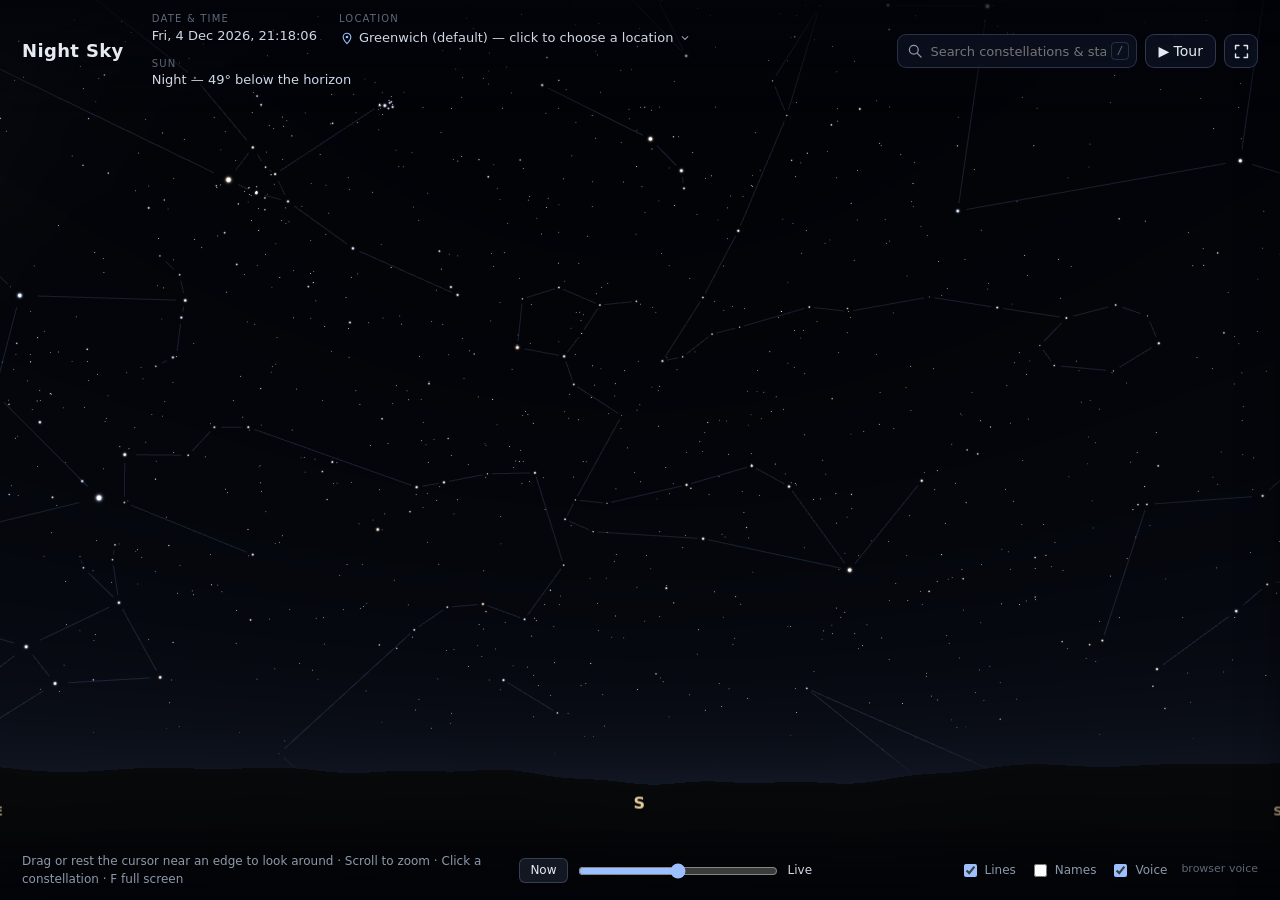
<file: index.html>
<!doctype html>
<html lang="en">
<head>
  <meta charset="UTF-8" />
  <meta name="viewport" content="width=device-width, initial-scale=1, viewport-fit=cover" />
  <meta name="theme-color" content="#02040a" />
  <meta name="mobile-web-app-capable" content="yes" />
  <meta name="apple-mobile-web-app-capable" content="yes" />
  <meta name="apple-mobile-web-app-status-bar-style" content="black-translucent" />
  <meta name="apple-mobile-web-app-title" content="Night Sky" />
  <link rel="manifest" href="manifest.webmanifest" />
  <link rel="icon" href="icon.svg" type="image/svg+xml" />
  <link rel="apple-touch-icon" href="icon-180.png" />
  <title>Night Sky</title>
  <link rel="stylesheet" href="style.css?v=8" />
</head>
<body>
  <div id="loading" class="loading" role="status" aria-live="polite">
    <div class="loading-orbit" aria-hidden="true"><span></span><span></span><span></span></div>
    <div id="loading-text" class="loading-text">Finding your sky…</div>
    <div id="loading-sub" class="loading-sub"></div>
  </div>
  <canvas id="sky" aria-label="The night sky above your location"></canvas>
  <div id="labels" aria-hidden="true"></div>

  <header id="topbar">
    <div class="brand">Night Sky</div>
    <dl class="meta">
      <div class="meta-item"><dt>Time zone</dt><dd id="meta-timezone">—</dd></div>
      <div class="meta-item"><dt>Date &amp; time</dt><dd id="meta-time">—</dd></div>
      <div class="meta-item meta-loc"><dt>Location</dt><dd>
        <button id="location-btn" type="button" class="loc-btn" title="Change location" aria-haspopup="dialog">
          <svg viewBox="0 0 20 20" aria-hidden="true"><path d="M10 18s-5.5-5.2-5.5-9.3a5.5 5.5 0 0 1 11 0C15.5 12.8 10 18 10 18z" fill="none" stroke="currentColor" stroke-width="1.6"/><circle cx="10" cy="8.6" r="1.9" fill="currentColor"/></svg>
          <span id="meta-location">Locating…</span>
          <svg class="chev" viewBox="0 0 20 20" aria-hidden="true"><path d="M6 8l4 4 4-4" fill="none" stroke="currentColor" stroke-width="1.6" stroke-linecap="round"/></svg>
        </button>
      </dd></div>
      <div class="meta-item"><dt>Sun</dt><dd id="meta-sun">—</dd></div>
    </dl>
    <div class="top-actions">
      <button id="search-toggle" type="button" class="action icon search-toggle" aria-label="Search">
        <svg viewBox="0 0 20 20" aria-hidden="true"><circle cx="8.5" cy="8.5" r="5.5" fill="none" stroke="currentColor" stroke-width="1.7"/><path d="M13 13l4.5 4.5" stroke="currentColor" stroke-width="1.7" stroke-linecap="round"/></svg>
      </button>
      <div class="search">
        <svg class="search-icon" viewBox="0 0 20 20" aria-hidden="true"><circle cx="8.5" cy="8.5" r="5.5" fill="none" stroke="currentColor" stroke-width="1.6"/><path d="M13 13l4.5 4.5" stroke="currentColor" stroke-width="1.6" stroke-linecap="round"/></svg>
        <input id="search" type="search" placeholder="Search constellations &amp; stars" autocomplete="off" spellcheck="false" aria-label="Search constellations and stars" aria-controls="search-results" />
        <kbd class="search-kbd">/</kbd>
        <ul id="search-results" role="listbox" hidden></ul>
      </div>
      <button id="tour-btn" type="button" class="action" title="Planetarium tour of tonight's sky">▶ Tour</button>
      <button id="fullscreen-btn" type="button" class="action icon" title="Full screen (F)" aria-label="Full screen">
        <svg viewBox="0 0 20 20" aria-hidden="true"><path d="M3 7V3h4M13 3h4v4M17 13v4h-4M7 17H3v-4" fill="none" stroke="currentColor" stroke-width="1.7" stroke-linecap="round" stroke-linejoin="round"/></svg>
      </button>
    </div>
  </header>
  <div id="toast" role="status" aria-live="polite" hidden></div>
  <div id="marker" hidden></div>
  <div id="tour-bar" role="toolbar" aria-label="Tour controls" hidden>
    <span class="tb-dot" aria-hidden="true"></span>
    <span class="tb-label">Tour</span>
    <span id="tour-progress" class="tb-progress"></span>
    <button id="tour-pause" type="button" class="tb-btn tb-main"></button>
    <button id="tour-restart" type="button" class="tb-btn" title="Restart the tour" aria-label="Restart the tour">
      <svg viewBox="0 0 20 20" aria-hidden="true"><path d="M4.5 10a5.5 5.5 0 1 0 1.8-4.1" fill="none" stroke="currentColor" stroke-width="1.8" stroke-linecap="round"/><path d="M4 3.5v3.6h3.6" fill="none" stroke="currentColor" stroke-width="1.8" stroke-linecap="round" stroke-linejoin="round"/></svg>
    </button>
    <button id="tour-stop" type="button" class="tb-btn" title="Stop the tour (Esc)" aria-label="Stop the tour">
      <svg viewBox="0 0 20 20" aria-hidden="true"><rect x="5" y="5" width="10" height="10" rx="1.6"/></svg>
    </button>
  </div>
  <div id="tour-cursor" hidden>
    <svg viewBox="0 0 24 24" aria-hidden="true"><path d="M4 2.5l15.5 9.2-6.6 1.5 3.7 7.1-2.7 1.4-3.7-7.1L5.4 19z" fill="#fff" stroke="#0b1020" stroke-width="1.3" stroke-linejoin="round"/></svg>
    <span class="ripple"></span>
  </div>

  <div id="tooltip" role="tooltip" hidden></div>
  <div id="peek" hidden>
    <div class="peek-main"><div id="peek-name" class="tt-name"></div><div id="peek-sub" class="tt-sub"></div><div id="peek-star" class="tt-star"></div></div>
    <button id="peek-open" type="button">Details ›</button>
  </div>

  <div id="loc-picker" role="dialog" aria-modal="true" aria-labelledby="loc-title" hidden>
    <div class="lp-card">
      <div class="lp-head">
        <h2 id="loc-title">See the sky from…</h2>
        <button id="loc-close" type="button" class="lp-close" aria-label="Close">×</button>
      </div>
      <div class="lp-search">
        <svg viewBox="0 0 20 20" aria-hidden="true"><circle cx="8.5" cy="8.5" r="5.5" fill="none" stroke="currentColor" stroke-width="1.6"/><path d="M13 13l4.5 4.5" stroke="currentColor" stroke-width="1.6" stroke-linecap="round"/></svg>
        <input id="loc-search" type="search" placeholder="Search for a city or place" autocomplete="off" spellcheck="false" aria-controls="loc-results" />
      </div>
      <button id="loc-mine" type="button" class="lp-mine">
        <svg viewBox="0 0 20 20" aria-hidden="true"><circle cx="10" cy="10" r="3" fill="currentColor"/><circle cx="10" cy="10" r="6.5" fill="none" stroke="currentColor" stroke-width="1.5"/><path d="M10 1.5v3M10 15.5v3M1.5 10h3M15.5 10h3" stroke="currentColor" stroke-width="1.5" stroke-linecap="round"/></svg>
        Use my current location
      </button>
      <ul id="loc-results" role="listbox"></ul>
      <div id="loc-note" class="lp-note"></div>
    </div>
  </div>

  <aside id="panel" aria-hidden="true">
    <div id="sheet-handle" class="sheet-handle" aria-hidden="true"><span></span></div>
    <button id="panel-close" type="button" aria-label="Close">×</button>
    <div id="panel-content"></div>
  </aside>

  <footer id="controls">
    <div class="hint">Drag or rest the cursor near an edge to look around · Scroll to zoom · Click a constellation · F full screen</div>
    <div class="time-control">
      <button id="time-now" type="button">Now</button>
      <input id="time-offset" type="range" min="-720" max="720" step="1" value="0" aria-label="Shift time" />
      <span id="time-label">Live</span>
    </div>
    <div class="toggles">
      <label><input id="toggle-lines" type="checkbox" checked /> Lines</label>
      <label><input id="toggle-labels" type="checkbox" /> Names</label>
      <label title="Narrate during the tour"><input id="toggle-voice" type="checkbox" checked /> Voice</label>
      <span id="voice-status" class="voice-status" aria-live="polite"></span>
    </div>
  </footer>

  <script type="module" src="main.js?v=8"></script>
</body>
</html>
</file>
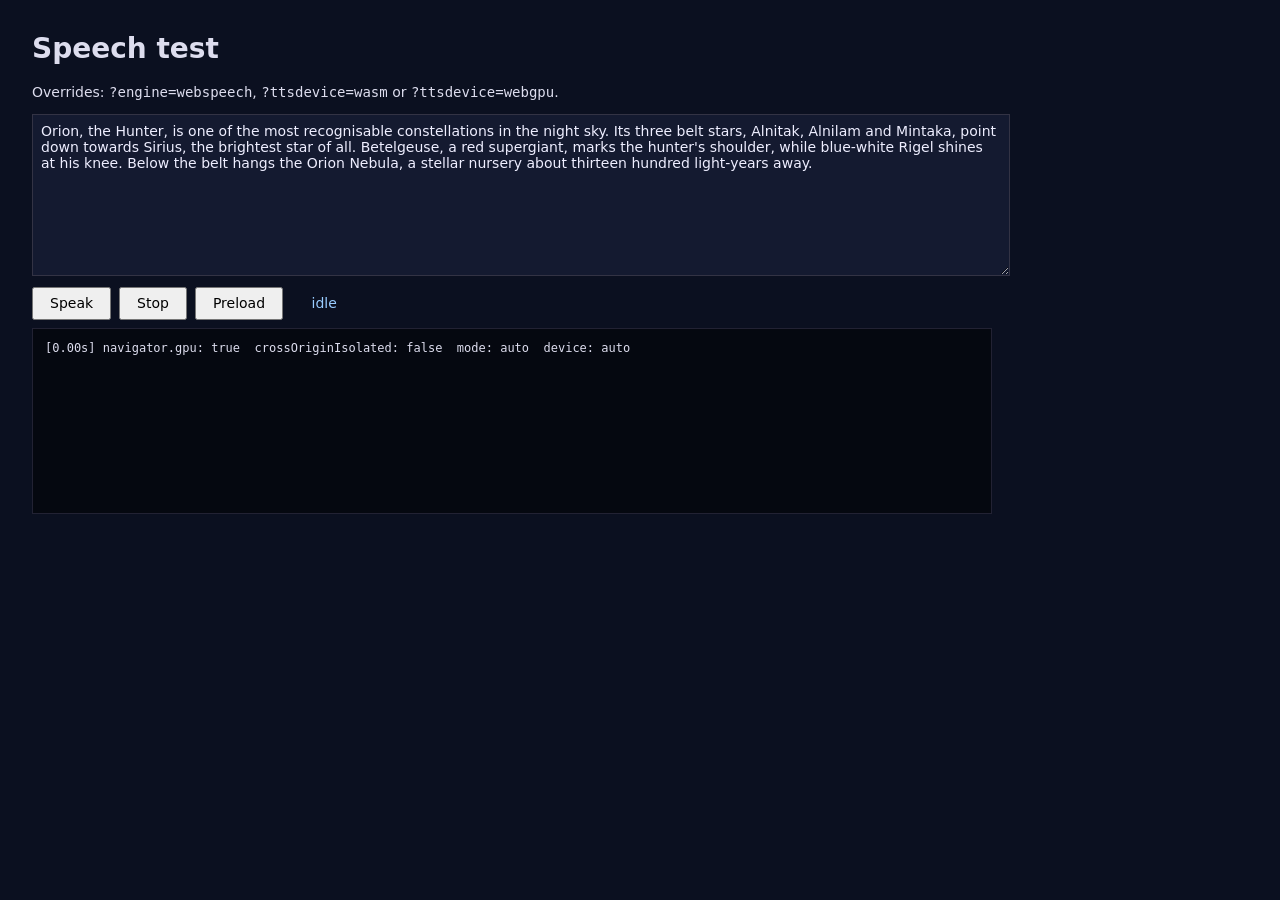
<file: speech-test.html>
<!doctype html>
<html lang="en">
<head>
<meta charset="utf-8">
<title>Night Sky — speech test</title>
<style>
  body { font: 14px system-ui, sans-serif; background: #0b1020; color: #dde; margin: 2rem; max-width: 60rem; }
  textarea { width: 100%; height: 9rem; background: #141a30; color: #eef; border: 1px solid #334; padding: .5rem; font: inherit; }
  button { font: inherit; padding: .4rem 1rem; margin: .5rem .5rem .5rem 0; }
  #status { margin-left: 1rem; color: #9cf; }
  #log { white-space: pre-wrap; font: 12px ui-monospace, monospace; background: #050810; padding: .75rem; border: 1px solid #223; min-height: 10rem; }
</style>
</head>
<body>
<h1>Speech test</h1>
<p>Overrides: <code>?engine=webspeech</code>, <code>?ttsdevice=wasm</code> or <code>?ttsdevice=webgpu</code>.</p>
<textarea id="text">Orion, the Hunter, is one of the most recognisable constellations in the night sky. Its three belt stars, Alnitak, Alnilam and Mintaka, point down towards Sirius, the brightest star of all. Betelgeuse, a red supergiant, marks the hunter's shoulder, while blue-white Rigel shines at his knee. Below the belt hangs the Orion Nebula, a stellar nursery about thirteen hundred light-years away.</textarea>
<div>
  <button id="speak">Speak</button><button id="stop">Stop</button><button id="preload">Preload</button>
  <span id="status">idle</span>
</div>
<div id="log"></div>
<script type="module">
  import { speech, splitSentences } from './speech.js';
  const $ = (id) => document.getElementById(id);
  const t0 = performance.now();
  const log = (...a) => {
    const line = `[${((performance.now() - t0) / 1000).toFixed(2)}s] ` + a.join(' ');
    $('log').textContent += line + '\n';
    console.log(line);
  };
  window.speech = speech;
  window.results = { metrics: [], speakResolved: [] };
  log(`navigator.gpu: ${!!navigator.gpu}  crossOriginIsolated: ${crossOriginIsolated}  mode: ${speech.mode}  device: ${speech.device}`);
  speech.onchange = (state, info) => {
    $('status').textContent = `${state} — engine ${info.engine ?? '?'}${info.progress != null ? ` — ${(info.progress * 100).toFixed(0)}%` : ''} ${info.message ?? ''}`;
    if (state !== 'loading' || info.progress == null || info.progress === 1) log(`state=${state} engine=${info.engine} ${info.message ?? ''}`);
  };
  speech.onmetric = (m) => {
    window.results.metrics.push(m);
    const f = (n, d = 0) => (n == null ? '-' : n.toFixed(d));
    if (m.type === 'loaded') log(`LOADED device=${m.device} dtype=${m.dtype} modelLoad=${f(m.loadMs)}ms warmup=${f(m.warmupMs)}ms total=${f(m.totalLoadMs)}ms ${m.deviceFallback?.length ? 'deviceFallback=' + m.deviceFallback.join(';') : ''}`);
    else if (m.type === 'chunk' && m.engine === 'kokoro') log(`chunk ${m.index}: gen=${f(m.genMs)}ms audio=${f(m.seconds, 2)}s rtf=${f(m.rtf, 3)} rms=${f(m.rms, 4)}${m.firstAudioMs != null ? ` FIRST-AUDIO=${f(m.firstAudioMs)}ms` : ''}  "${m.text.slice(0, 40)}…"`);
    else if (m.type === 'chunk') log(`webspeech chunk ${m.index} started voice=${m.voice}${m.firstAudioMs != null ? ` FIRST-AUDIO=${f(m.firstAudioMs)}ms` : ''}`);
    else log(JSON.stringify(m));
  };
  $('speak').onclick = () => {
    log(`speak(): ${splitSentences($('text').value).length} chunks`);
    const ts = performance.now();
    speech.speak($('text').value).then(
      () => { log(`speak() resolved after ${((performance.now() - ts) / 1000).toFixed(2)}s, speaking=${speech.speaking}`); window.results.speakResolved.push(performance.now() - ts); },
      (e) => log(`speak() REJECTED: ${e.message}`));
  };
  $('stop').onclick = () => { log('stop()'); speech.stop(); };
  $('preload').onclick = () => speech.preload();
</script>
</body>
</html>
</file>
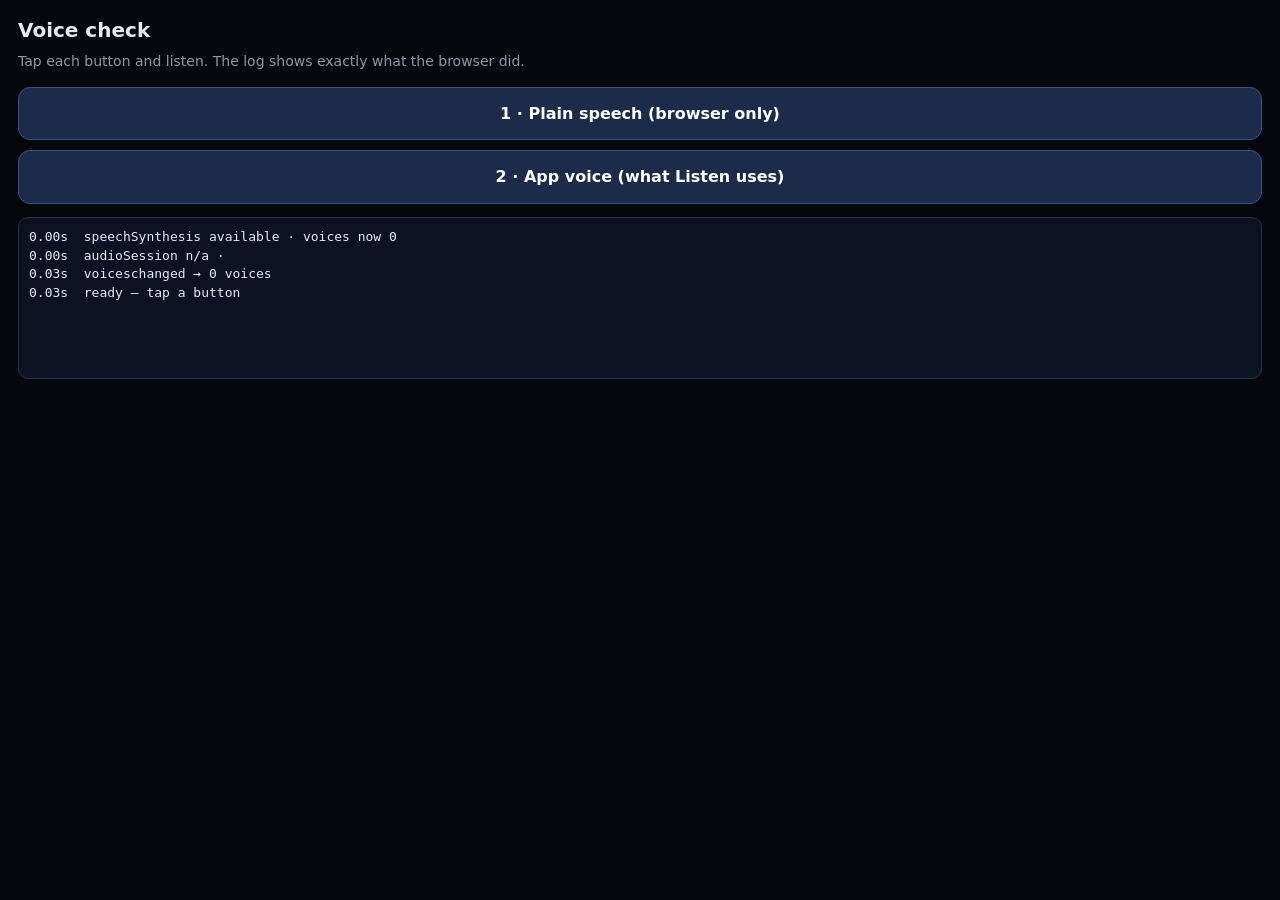
<file: voice-check.html>
<!doctype html>
<html lang="en">
<head>
<meta charset="UTF-8" />
<meta name="viewport" content="width=device-width, initial-scale=1, viewport-fit=cover" />
<title>Night Sky — voice check</title>
<style>
  body { margin: 0; padding: calc(env(safe-area-inset-top) + 16px) 18px 24px; background: #05070d; color: #e6ebf2; font: 16px/1.45 system-ui, -apple-system, sans-serif; }
  h1 { font-size: 20px; margin: 0 0 6px; }
  p { color: #8d99ab; margin: 0 0 16px; font-size: 14px; }
  button { display: block; width: 100%; margin: 10px 0; padding: 14px; font: inherit; font-weight: 600; color: #fff; background: #1d2b4a; border: 1px solid #3a5288; border-radius: 12px; }
  pre { white-space: pre-wrap; font: 13px/1.45 ui-monospace, monospace; background: #0c1222; border: 1px solid #243150; border-radius: 10px; padding: 10px; min-height: 140px; }
</style>
</head>
<body>
  <h1>Voice check</h1>
  <p>Tap each button and listen. The log shows exactly what the browser did.</p>
  <button id="plain">1 · Plain speech (browser only)</button>
  <button id="app">2 · App voice (what Listen uses)</button>
  <pre id="log"></pre>
<script type="module">
  const out = document.getElementById('log');
  const t0 = performance.now();
  const log = (m) => { out.textContent += `${((performance.now() - t0) / 1000).toFixed(2)}s  ${m}\n`; };
  const ss = window.speechSynthesis;
  log(`speechSynthesis ${ss ? 'available' : 'MISSING'} · voices now ${ss ? ss.getVoices().length : 0}`);
  log(`audioSession ${navigator.audioSession ? navigator.audioSession.type : 'n/a'} · ${navigator.userAgent.match(/(iPhone|iPad|Mac OS X|Android)[^;)]*/)?.[0] || ''}`);
  ss?.addEventListener?.('voiceschanged', () => log(`voiceschanged → ${ss.getVoices().length} voices`));

  document.getElementById('plain').addEventListener('click', () => {
    const u = new SpeechSynthesisUtterance('This is the plain browser voice.');
    u.plainTest = true;
    u.onstart = () => log('plain: speech STARTED');
    u.onend = () => log('plain: speech ended');
    u.onerror = (e) => log(`plain: ERROR ${e.error}`);
    ss.speak(u);
    log(`plain: speak() called · speaking=${ss.speaking} pending=${ss.pending} voices=${ss.getVoices().length}`);
  });

  const { speech } = await import('./speech.js?engine=webspeech');
  speech.mode = 'webspeech';
  speech.onchange = (st, info) => log(`app: state ${st}${info && info.message ? ` (${info.message})` : ''}`);
  const orig = ss.speak.bind(ss);
  ss.speak = (u) => {
    if (u.plainTest) return orig(u);
    u.addEventListener('start', () => log(`app: sentence STARTED "${u.text.slice(0, 32)}…"`));
    u.addEventListener('error', (e) => log(`app: ERROR ${e.error}`));
    log(`app: speak() "${u.text.slice(0, 32)}…" voice=${u.voice ? u.voice.name : 'default'}`);
    return orig(u);
  };
  document.getElementById('app').addEventListener('click', () => {
    if (speech.speaking) { speech.stop(); log('app: stopped'); return; }
    speech.speak('This is the app voice. If you can hear this, narration works on this device.')
      .then(() => log('app: finished'));
    log(`app: speak() requested · engine=${speech.engine || speech.mode}`);
  });
  log('ready — tap a button');
</script>
</body>
</html>
</file>
<file: style.css>
:root {
  --text: #e6ebf2;
  --muted: #8d99ab;
  --faint: #5d6878;
  --line: rgba(150, 175, 215, 0.16);
  --glass: rgba(8, 12, 22, 0.62);
  --accent: #9cc0ff;
  --panel-w: 400px;
}

* { box-sizing: border-box; }

html, body {
  margin: 0;
  height: 100%;
  overflow: hidden;
  background: #02040a;
  color: var(--text);
  font: 14px/1.45 system-ui, -apple-system, "Segoe UI", Roboto, sans-serif;
}

#sky {
  position: fixed;
  inset: 0;
  width: 100vw;
  height: 100vh;
  display: block;
  cursor: grab;
  touch-action: none;
}
#sky.dragging { cursor: grabbing; }
#sky.hovering { cursor: pointer; }

/* ---------- labels drawn over the sky ---------- */
#labels { position: fixed; inset: 0; pointer-events: none; overflow: hidden; }
.label {
  position: absolute;
  left: 0; top: 0;
  white-space: nowrap;
  transform: translate(-50%, -50%);
  will-change: transform;
}
.label.cardinal {
  font-weight: 600;
  font-size: 13px;
  letter-spacing: 0.08em;
  color: rgba(220, 200, 160, 0.75);
}
.label.cardinal.major { font-size: 16px; color: rgba(240, 215, 165, 0.95); }
.label.con {
  font-size: 11px;
  letter-spacing: 0.14em;
  text-transform: uppercase;
  color: rgba(150, 180, 230, 0.5);
}
.label.con.active { color: rgba(200, 222, 255, 0.95); font-size: 12px; }

/* ---------- top bar ---------- */
#topbar {
  position: fixed;
  top: 0; left: 0; right: 0;
  display: flex;
  align-items: center;
  gap: 28px;
  padding: 12px 22px 22px;
  background: linear-gradient(to bottom, rgba(2, 4, 10, 0.85), rgba(2, 4, 10, 0));
  pointer-events: none;
}
#topbar > * { pointer-events: auto; }
.brand { font-size: 18px; font-weight: 650; letter-spacing: 0.02em; }
.meta { display: flex; flex-wrap: wrap; gap: 6px 26px; margin: 0; }
.meta-item { display: flex; flex-direction: column; }
.meta dt { font-size: 10px; text-transform: uppercase; letter-spacing: 0.12em; color: var(--faint); }
.meta dd { margin: 0; font-size: 13px; color: #cfd8e4; font-variant-numeric: tabular-nums; }

/* ---------- tooltip ---------- */
#tooltip {
  position: fixed;
  z-index: 20;
  pointer-events: none;
  padding: 7px 10px;
  border-radius: 8px;
  background: rgba(10, 15, 28, 0.88);
  border: 1px solid rgba(150, 180, 230, 0.25);
  box-shadow: 0 6px 20px rgba(0, 0, 0, 0.45);
  backdrop-filter: blur(6px);
}
.tt-name { font-weight: 600; font-size: 14px; }
.tt-sub { color: var(--muted); font-size: 12px; }
.tt-star { margin-top: 4px; font-size: 12px; color: #d9e3f2; }

/* ---------- footer controls ---------- */
#controls {
  position: fixed;
  left: 0; right: 0; bottom: 0;
  display: flex;
  align-items: center;
  gap: 22px;
  padding: 22px 22px 12px;
  background: linear-gradient(to top, rgba(2, 4, 10, 0.8), rgba(2, 4, 10, 0));
  font-size: 12px;
  color: var(--muted);
  pointer-events: none;
  transition: right 0.28s ease;
}
#controls > * { pointer-events: auto; }
body.panel-open #controls { right: min(var(--panel-w), 100vw); }
.hint { flex: 1; }
.time-control { display: flex; align-items: center; gap: 8px; }
.time-control input { width: 200px; accent-color: var(--accent); }
#time-label { min-width: 150px; color: #cfd8e4; font-variant-numeric: tabular-nums; }
button {
  font: inherit;
  color: var(--text);
  background: rgba(120, 150, 200, 0.14);
  border: 1px solid rgba(150, 180, 230, 0.25);
  border-radius: 6px;
  padding: 3px 10px;
  cursor: pointer;
}
button:hover { background: rgba(120, 150, 200, 0.26); }
.toggles { display: flex; gap: 14px; }
.toggles label { display: flex; align-items: center; gap: 5px; cursor: pointer; }
.toggles input { accent-color: var(--accent); }

/* ---------- side panel ---------- */
#panel {
  position: fixed;
  top: 0; right: 0; bottom: 0;
  width: var(--panel-w);
  max-width: 100vw;
  overflow-y: auto;
  padding: 26px 26px 40px;
  background: rgba(7, 11, 21, 0.94);
  border-left: 1px solid var(--line);
  box-shadow: -18px 0 40px rgba(0, 0, 0, 0.4);
  transform: translateX(105%);
  transition: transform 0.28s ease;
  z-index: 30;
}
#panel.open { transform: none; }
#panel-close {
  position: absolute;
  top: 14px; right: 14px;
  width: 30px; height: 30px;
  padding: 0;
  font-size: 18px;
  line-height: 1;
  border-radius: 50%;
}

.p-eyebrow { font-size: 11px; text-transform: uppercase; letter-spacing: 0.14em; color: var(--faint); }
.p-title { margin: 4px 0 2px; font-size: 28px; font-weight: 650; letter-spacing: 0.01em; }
.p-sub { color: var(--muted); }
.p-now {
  margin: 16px 0 6px;
  padding: 10px 12px;
  border-radius: 8px;
  background: rgba(120, 150, 200, 0.08);
  border: 1px solid var(--line);
  font-size: 13px;
}
.p-now strong { color: #fff; font-weight: 600; }
.p-chart {
  display: block;
  width: 100%;
  margin: 14px 0 4px;
  border-radius: 10px;
  background: radial-gradient(ellipse at center, #0c1426 0%, #050811 100%);
  border: 1px solid var(--line);
}
.p-chart-note { font-size: 11px; color: var(--faint); text-align: right; }
.p-section { margin-top: 22px; }
.p-section h3 {
  margin: 0 0 8px;
  font-size: 11px;
  font-weight: 600;
  text-transform: uppercase;
  letter-spacing: 0.14em;
  color: var(--muted);
}
.p-facts { display: grid; grid-template-columns: auto 1fr; gap: 6px 16px; margin: 0; font-size: 13px; }
.p-facts dt { color: var(--muted); }
.p-facts dd { margin: 0; }
.p-stars { width: 100%; border-collapse: collapse; font-size: 13px; }
.p-stars th {
  text-align: left;
  font-weight: 500;
  font-size: 11px;
  color: var(--faint);
  padding: 0 6px 6px 0;
  border-bottom: 1px solid var(--line);
}
.p-stars td { padding: 6px 6px 6px 0; border-bottom: 1px solid rgba(150, 175, 215, 0.07); vertical-align: top; }
.p-stars td.num { text-align: right; font-variant-numeric: tabular-nums; white-space: nowrap; }
.p-stars th.num { text-align: right; }
.p-stars .desig { color: var(--muted); font-size: 12px; }
.p-stars .kind { color: var(--muted); font-size: 12px; }
.p-stars tr.hl td { background: rgba(156, 192, 255, 0.1); }
.p-stars tr:hover td { background: rgba(156, 192, 255, 0.07); }
.p-swatch { display: inline-block; width: 8px; height: 8px; border-radius: 50%; margin-right: 6px; vertical-align: 1px; }
.p-about { font-size: 13.5px; color: #c9d3e0; }
.p-about a { color: var(--accent); }

@media (max-width: 900px) {
  .hint { display: none; }
  .meta { gap: 4px 16px; }
  #topbar { gap: 14px; }
}

/* ---------- top-right actions: search, tour, full screen ---------- */
.top-actions { margin-left: auto; display: flex; align-items: center; gap: 8px; }
.search { position: relative; }
.search input {
  width: 270px;
  height: 34px;
  padding: 0 30px 0 32px;
  font: inherit;
  font-size: 13px;
  color: var(--text);
  background: rgba(14, 20, 36, 0.72);
  border: 1px solid rgba(150, 180, 230, 0.22);
  border-radius: 9px;
  outline: none;
  backdrop-filter: blur(8px);
  transition: border-color 0.15s, background 0.15s, width 0.2s;
}
.search input::-webkit-search-cancel-button { display: none; }
.search input:focus { border-color: rgba(156, 192, 255, 0.6); background: rgba(14, 20, 36, 0.92); width: 300px; }
.search-icon { position: absolute; left: 10px; top: 9px; width: 16px; height: 16px; color: var(--muted); pointer-events: none; }
.search-kbd {
  position: absolute; right: 8px; top: 8px;
  font: 11px/16px ui-monospace, monospace; color: var(--faint);
  border: 1px solid rgba(150, 180, 230, 0.2); border-radius: 4px; padding: 0 5px;
  pointer-events: none;
}
.search input:focus + .search-kbd { display: none; }
#search-results {
  position: absolute; right: 0; top: 40px;
  width: 340px; max-height: 60vh; overflow-y: auto;
  margin: 0; padding: 5px; list-style: none;
  background: rgba(9, 14, 26, 0.97);
  border: 1px solid rgba(150, 180, 230, 0.22);
  border-radius: 10px;
  box-shadow: 0 14px 40px rgba(0, 0, 0, 0.55);
  z-index: 40;
}
#search-results li { display: flex; align-items: center; gap: 10px; padding: 7px 9px; border-radius: 7px; cursor: pointer; }
#search-results li.active, #search-results li:hover { background: rgba(156, 192, 255, 0.12); }
#search-results .r-main { flex: 1; min-width: 0; }
#search-results .r-name { font-size: 13.5px; }
#search-results .r-name mark { background: none; color: #fff; font-weight: 650; }
#search-results .r-sub { font-size: 11.5px; color: var(--muted); }
#search-results .r-empty { color: var(--muted); cursor: default; }
.chip { font-size: 10.5px; white-space: nowrap; padding: 2px 7px; border-radius: 99px; border: 1px solid; }
.chip.up { color: #8fe3b0; border-color: rgba(143, 227, 176, 0.35); }
.chip.down { color: #c9b98a; border-color: rgba(201, 185, 138, 0.3); }
.chip.never { color: #e39a8f; border-color: rgba(227, 154, 143, 0.3); }
button.action { height: 34px; padding: 0 12px; border-radius: 9px; background: rgba(14, 20, 36, 0.72); backdrop-filter: blur(8px); }
button.action.icon { width: 34px; padding: 0; display: grid; place-items: center; }
button.action svg { width: 17px; height: 17px; }
button.action.on { background: rgba(156, 192, 255, 0.22); border-color: rgba(156, 192, 255, 0.55); }

#toast {
  position: fixed; top: 62px; right: 22px; z-index: 35;
  max-width: 380px; padding: 11px 14px;
  font-size: 13px; color: #dfe7f2;
  background: rgba(9, 14, 26, 0.95);
  border: 1px solid rgba(150, 180, 230, 0.25);
  border-left: 3px solid #e3c38f;
  border-radius: 9px;
  box-shadow: 0 10px 30px rgba(0, 0, 0, 0.5);
}
#toast strong { color: #fff; }
body.panel-open #toast { right: calc(var(--panel-w) + 22px); }

/* ---------- star marker (search result) ---------- */
#marker {
  position: fixed; left: 0; top: 0; width: 30px; height: 30px; margin: -15px 0 0 -15px;
  border: 1.5px solid rgba(156, 192, 255, 0.9); border-radius: 50%;
  pointer-events: none; z-index: 5;
  transform: var(--t, none);
  animation: pulse 1.6s ease-in-out infinite;
}
@keyframes pulse { 0%, 100% { transform: var(--t) scale(1); opacity: 0.95; } 50% { transform: var(--t) scale(1.25); opacity: 0.5; } }

/* ---------- planetarium tour cursor ---------- */
#tour-cursor { position: fixed; left: 0; top: 0; width: 26px; height: 26px; pointer-events: none; z-index: 25; will-change: transform; }
#tour-cursor svg { width: 26px; height: 26px; filter: drop-shadow(0 2px 4px rgba(0, 0, 0, 0.6)); }
#tour-cursor .ripple { position: absolute; left: -11px; top: -11px; width: 26px; height: 26px; border-radius: 50%; border: 2px solid rgba(156, 192, 255, 0.9); opacity: 0; }
#tour-cursor.click .ripple { animation: ripple 0.55s ease-out; }
@keyframes ripple { from { transform: scale(0.3); opacity: 1; } to { transform: scale(1.8); opacity: 0; } }
body.touring #sky { cursor: default; }

/* ---------- panel extras ---------- */
.p-actions { display: flex; gap: 8px; margin-top: 12px; }
.p-listen { display: inline-flex; align-items: center; gap: 6px; height: 30px; padding: 0 12px; border-radius: 99px; }
.p-listen.busy { opacity: 0.75; cursor: progress; }
.p-now .v-title { font-weight: 600; color: #fff; }
.p-now .v-detail { color: #c9d3e0; margin-top: 3px; }
.p-now.never { border-color: rgba(227, 154, 143, 0.35); }
.p-now.later, .p-now.not-tonight, .p-now.daylight { border-color: rgba(227, 195, 143, 0.35); }
.p-jump { margin-top: 8px; }

/* ---------- full screen: UI fades away while you're not moving ---------- */
#topbar, #controls { transition: opacity 0.6s ease, right 0.28s ease; }
body.ui-idle #topbar, body.ui-idle #controls { opacity: 0; pointer-events: none; }
body.ui-idle #topbar > *, body.ui-idle #controls > * { pointer-events: none; }
body.ui-idle #sky { cursor: none; }

@media (max-width: 1250px) {
  .meta-item:nth-child(4) { display: none; }
  .search input, .search input:focus { width: 210px; }
}

/* header fit */
.brand, button.action, .meta dd { white-space: nowrap; }
.brand, .top-actions { flex-shrink: 0; }
.meta { flex: 1 1 auto; min-width: 0; gap: 6px 22px; }
.search input { width: 240px; }
.search input:focus { width: 280px; }
@media (max-width: 1350px) { .meta-item:first-child { display: none; } }
#topbar { transition: right 0.28s ease, opacity 0.6s ease; }
body.panel-open #topbar { right: min(var(--panel-w), 100vw); }
.search-icon { z-index: 1; }
body.panel-open .meta-item:nth-child(1), body.panel-open .meta-item:nth-child(4) { display: none; }
body.panel-open .meta dd { max-width: 300px; overflow: hidden; text-overflow: ellipsis; }

/* voice status next to the Voice toggle */
.voice-status { min-width: 0; font-size: 11px; color: var(--faint); transition: opacity 0.8s; }
.voice-status.fade { opacity: 0; }

/* the star being named in the narration */
.p-stars tr.speaking td { background: rgba(156, 192, 255, 0.16); }
.p-chart circle.speaking { stroke: #cfe0ff; stroke-width: 2; }

/* ---------- tour control bar ---------- */
#tour-bar {
  position: fixed; bottom: 62px; left: 50%; transform: translateX(-50%); z-index: 28;
  display: flex; align-items: center; gap: 10px;
  padding: 6px 8px 6px 14px;
  background: rgba(10, 15, 28, 0.88);
  border: 1px solid rgba(150, 180, 230, 0.25);
  border-radius: 99px;
  box-shadow: 0 10px 30px rgba(0, 0, 0, 0.45);
  backdrop-filter: blur(10px);
  font-size: 13px;
  transition: left 0.28s ease;
}
#tour-bar[hidden] { display: none; }
body.panel-open #tour-bar { left: calc((100vw - var(--panel-w)) / 2); }
.tb-dot { width: 8px; height: 8px; border-radius: 50%; background: #8fe3b0; box-shadow: 0 0 8px #8fe3b0; animation: tbpulse 1.6s ease-in-out infinite; }
#tour-bar.paused .tb-dot { background: #e3c38f; box-shadow: none; animation: none; }
@keyframes tbpulse { 50% { opacity: 0.35; } }
.tb-label { font-weight: 600; }
.tb-progress { color: var(--muted); min-width: 120px; font-variant-numeric: tabular-nums; }
.tb-btn { display: inline-flex; align-items: center; justify-content: center; gap: 6px; height: 32px; min-width: 32px; padding: 0 10px; border-radius: 99px; }
.tb-btn svg { width: 15px; height: 15px; fill: currentColor; }
.tb-main { padding: 0 14px 0 11px; background: rgba(156, 192, 255, 0.2); border-color: rgba(156, 192, 255, 0.45); }
body.ui-idle #tour-bar { opacity: 0.35; }

/* =====================================================================
   Loading screen (startup and travelling to another location)
   ===================================================================== */
html, body { height: 100%; height: 100dvh; }
.loading {
  position: fixed; inset: 0; z-index: 100;
  display: flex; flex-direction: column; align-items: center; justify-content: center; gap: 18px;
  background: radial-gradient(ellipse at 50% 40%, #0d1630 0%, #02040a 70%);
  transition: opacity 0.6s ease;
}
.loading.hide { opacity: 0; pointer-events: none; }
.loading[hidden] { display: none; }
.loading-orbit { position: relative; width: 64px; height: 64px; }
.loading-orbit span {
  position: absolute; inset: 0; border-radius: 50%;
  border: 1.5px solid transparent; border-top-color: rgba(156, 192, 255, 0.9);
  animation: spin 1.4s linear infinite;
}
.loading-orbit span:nth-child(2) { inset: 10px; border-top-color: rgba(227, 195, 143, 0.8); animation-duration: 2.1s; animation-direction: reverse; }
.loading-orbit span:nth-child(3) { inset: 26px; background: #fff; box-shadow: 0 0 18px 4px rgba(156, 192, 255, 0.6); border: none; animation: twinkle 1.6s ease-in-out infinite; }
@keyframes spin { to { transform: rotate(360deg); } }
@keyframes twinkle { 50% { opacity: 0.45; transform: scale(0.8); } }
.loading-text { font-size: 17px; font-weight: 600; letter-spacing: 0.01em; }
.loading-sub { font-size: 13px; color: var(--muted); min-height: 1.2em; text-align: center; padding: 0 24px; }

/* =====================================================================
   Location button + picker
   ===================================================================== */
.loc-btn {
  display: inline-flex; align-items: center; gap: 5px; max-width: 420px;
  padding: 1px 6px 1px 2px; margin-left: -2px;
  background: none; border: 1px solid transparent; border-radius: 6px;
  font: inherit; font-size: 13px; color: #cfd8e4; cursor: pointer;
}
.loc-btn:hover { background: rgba(120, 150, 200, 0.14); border-color: rgba(150, 180, 230, 0.25); }
.loc-btn svg { width: 14px; height: 14px; flex: none; color: var(--accent); }
.loc-btn .chev { color: var(--muted); }
.loc-btn #meta-location { overflow: hidden; text-overflow: ellipsis; white-space: nowrap; }

#loc-picker {
  position: fixed; inset: 0; z-index: 60;
  display: flex; align-items: flex-start; justify-content: center;
  padding: 80px 16px 16px;
  background: rgba(2, 4, 10, 0.55);
  backdrop-filter: blur(3px);
}
#loc-picker[hidden] { display: none; }
.lp-card {
  width: min(520px, 100%); max-height: calc(100dvh - 100px); display: flex; flex-direction: column;
  background: rgba(9, 14, 26, 0.98); border: 1px solid rgba(150, 180, 230, 0.22); border-radius: 14px;
  box-shadow: 0 20px 60px rgba(0, 0, 0, 0.6); overflow: hidden;
}
.lp-head { display: flex; align-items: center; justify-content: space-between; padding: 16px 16px 8px 18px; }
.lp-head h2 { margin: 0; font-size: 17px; font-weight: 650; }
.lp-close { width: 32px; height: 32px; padding: 0; border-radius: 50%; font-size: 18px; }
.lp-search { position: relative; margin: 4px 16px 10px; }
.lp-search svg { position: absolute; left: 12px; top: 12px; width: 17px; height: 17px; color: var(--muted); }
.lp-search input {
  width: 100%; height: 42px; padding: 0 12px 0 38px; font: inherit; font-size: 15px; color: var(--text);
  background: rgba(14, 20, 36, 0.9); border: 1px solid rgba(150, 180, 230, 0.28); border-radius: 10px; outline: none;
}
.lp-search input:focus { border-color: rgba(156, 192, 255, 0.7); }
.lp-mine {
  display: flex; align-items: center; gap: 10px; margin: 0 16px 6px; height: 40px;
  background: rgba(156, 192, 255, 0.1); border-color: rgba(156, 192, 255, 0.3); border-radius: 10px; font-size: 14px;
}
.lp-mine svg { width: 18px; height: 18px; color: var(--accent); }
#loc-results { list-style: none; margin: 0; padding: 4px 8px 10px; overflow-y: auto; }
#loc-results li { display: flex; align-items: center; gap: 12px; padding: 10px 10px; border-radius: 9px; cursor: pointer; }
#loc-results li.active, #loc-results li:hover { background: rgba(156, 192, 255, 0.12); }
#loc-results .lr-main { flex: 1; min-width: 0; }
#loc-results .lr-name { font-size: 14.5px; }
#loc-results .lr-sub { font-size: 12px; color: var(--muted); }
#loc-results .lr-side { text-align: right; font-size: 11.5px; color: var(--muted); white-space: nowrap; }
#loc-results .lr-side .hemi { color: #e3c38f; }
#loc-results .lr-head { font-size: 11px; text-transform: uppercase; letter-spacing: 0.12em; color: var(--faint); padding: 10px 10px 4px; cursor: default; }
#loc-results .lr-head:hover { background: none; }
.lp-note { font-size: 11.5px; color: var(--faint); padding: 0 18px 12px; }

/* =====================================================================
   Tap bubble (touch screens: tap shows the name, tap again for details)
   ===================================================================== */
#peek {
  position: fixed; z-index: 22; display: flex; align-items: center; gap: 12px;
  padding: 9px 10px 9px 13px; max-width: calc(100vw - 24px);
  background: rgba(10, 15, 28, 0.94); border: 1px solid rgba(150, 180, 230, 0.3); border-radius: 12px;
  box-shadow: 0 10px 28px rgba(0, 0, 0, 0.5); backdrop-filter: blur(8px);
}
#peek[hidden] { display: none; }
#peek-open { height: 34px; padding: 0 12px; border-radius: 99px; white-space: nowrap; background: rgba(156, 192, 255, 0.2); border-color: rgba(156, 192, 255, 0.45); }
#peek-star:empty, #peek-sub:empty { display: none; }

.top-actions button.search-toggle { display: none; } /* beats button.action.icon */
.sheet-handle { display: none; }

/* =====================================================================
   Phones and small screens
   ===================================================================== */
@media (max-width: 720px) {
  :root { --sheet-h: 58dvh; }
  body { font-size: 15px; }
  #topbar {
    padding: calc(env(safe-area-inset-top) + 8px) calc(env(safe-area-inset-right) + 12px) 18px calc(env(safe-area-inset-left) + 14px);
    gap: 10px; align-items: flex-start;
  }
  .brand { display: none; } /* the location chip is the title on phones */
  .meta { min-width: 0; }
  .meta-item.meta-loc dd, .loc-btn { max-width: 100%; }
  .meta { flex-direction: column; gap: 0; }
  .meta-item { display: none; }
  .meta-item.meta-loc, .meta-item:nth-child(2) { display: flex; }
  .meta-item.meta-loc { order: -1; }
  .meta dt { display: none; }
  .meta-item:nth-child(2) dd { font-size: 12px; color: var(--muted); padding-left: 21px; }
  .loc-btn { font-size: 15px; font-weight: 600; padding: 4px 6px 2px 2px; color: var(--text); }
  .top-actions { gap: 6px; }
  button.action { height: 38px; }
  button.action.icon { width: 38px; }
  #tour-btn { padding: 0 11px; }
  .top-actions button.search-toggle { display: grid; }
  .search { position: fixed; left: 0; right: 0; top: 0; z-index: 45; padding: calc(env(safe-area-inset-top) + 8px) 12px 10px; background: rgba(2, 4, 10, 0.96); display: none; }
  body.searching .search { display: block; }
  .search input, .search input:focus { width: 100%; height: 42px; font-size: 16px; }
  .search-icon { left: 22px; top: calc(env(safe-area-inset-top) + 21px); }
  .search-kbd { display: none; }
  #search-results { position: static; width: auto; max-height: 70dvh; margin-top: 8px; }
  #search-results li { padding: 11px 10px; }

  #controls {
    padding: 22px calc(env(safe-area-inset-right) + 12px) calc(env(safe-area-inset-bottom) + 10px) calc(env(safe-area-inset-left) + 12px);
    gap: 10px; flex-wrap: wrap; justify-content: space-between;
  }
  .hint { display: none; }
  .time-control { flex: 1 1 100%; order: 2; }
  .time-control input { flex: 1; width: auto; }
  #time-label { min-width: 0; font-size: 12px; }
  .toggles { gap: 12px; font-size: 13px; }
  .voice-status { display: none; }

  /* the side panel becomes a bottom sheet */
  #panel {
    top: auto; left: 0; right: 0; bottom: 0; width: 100%; height: var(--sheet-h); max-width: none;
    padding: 8px 18px calc(env(safe-area-inset-bottom) + 24px);
    border-left: none; border-top: 1px solid var(--line); border-radius: 18px 18px 0 0;
    transform: translateY(105%); transition: transform 0.3s ease, height 0.3s ease;
    box-shadow: 0 -12px 40px rgba(0, 0, 0, 0.5);
  }
  #panel.open { transform: none; }
  #panel.expanded { height: calc(100dvh - env(safe-area-inset-top) - 12px); }
  #panel.dragging { transition: none; }
  .sheet-handle { display: flex; justify-content: center; padding: 4px 0 10px; cursor: grab; touch-action: none; }
  .sheet-handle span { width: 42px; height: 5px; border-radius: 3px; background: rgba(200, 215, 240, 0.35); }
  #panel-close { top: 12px; right: 12px; }
  .p-title { font-size: 25px; }
  body.panel-open #topbar, body.panel-open #controls, body.panel-open #toast { right: 0; }
  body.panel-open #controls { opacity: 0; pointer-events: none; }
  body.panel-open #controls > * { pointer-events: none; }
  body.panel-open .meta-item:nth-child(1), body.panel-open .meta-item:nth-child(4) { display: none; }

  #toast { top: calc(env(safe-area-inset-top) + 64px); left: 12px; right: 12px; max-width: none; }
  #tour-bar { bottom: calc(env(safe-area-inset-bottom) + 92px); max-width: calc(100vw - 16px); gap: 6px; padding-left: 12px; }
  body.panel-open #tour-bar { left: 50%; bottom: calc(var(--sheet-h) + 10px); }
  .tb-progress { min-width: 0; overflow: hidden; text-overflow: ellipsis; white-space: nowrap; }
  .tb-label { display: none; }
  #loc-picker { padding: calc(env(safe-area-inset-top) + 10px) 10px 10px; }
  .lp-card { max-height: calc(100dvh - env(safe-area-inset-top) - 20px); }
}

/* Touch screens: no hover-only affordances. */
@media (hover: none) {
  .hint { display: none; }
  .search-kbd { display: none; }
  #sky { cursor: default; }
}
@media (max-width: 720px) {
  .meta, .meta-item, .meta dd { min-width: 0; max-width: 100%; }
  .meta-item.meta-loc dd { overflow: hidden; }
  .loc-btn { overflow: hidden; }
  #meta-location { min-width: 0; }
}
</file>
